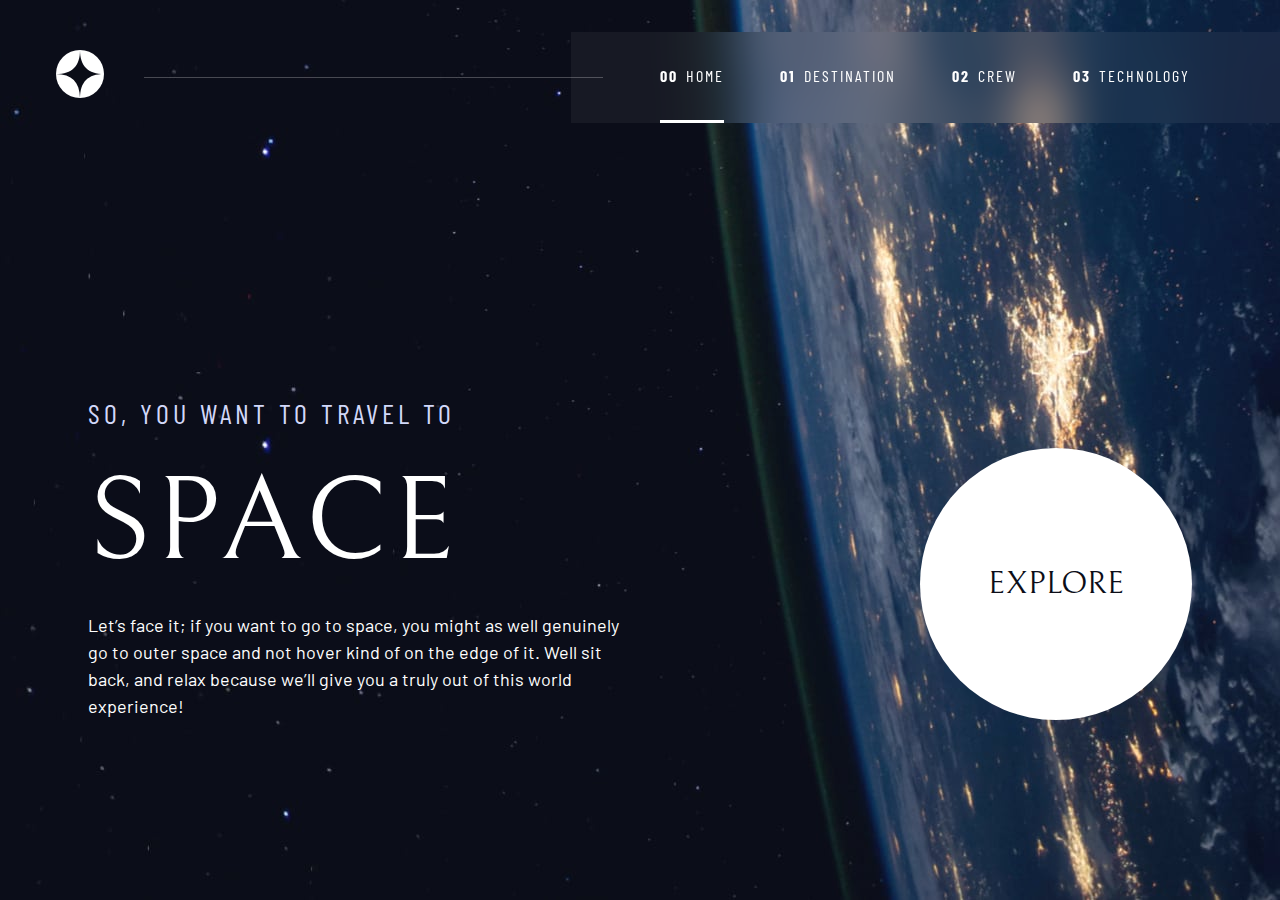
<file: index.html>
<!DOCTYPE html>
  <html lang="en">
  <head>
      <meta charset="UTF-8">
      <title>Frontend Mentor | Space tourism website</title>
      <meta name="viewport" content="width=device-width, initial-scale=1.0">
      <meta name="keywords" content="Space tourism">
      <meta name="description" content="Space tourism">
      <link rel="icon" type="image/png" sizes="32x32" href="./assets/favicon-32x32.png">      
      <link rel="preconnect" href="https://fonts.googleapis.com">
      <link rel="preconnect" href="https://fonts.gstatic.com" crossorigin>
      <link href="https://fonts.googleapis.com/css2?family=Barlow+Condensed:wght@400;700&family=Bellefair&family=Barlow:wght@400;700&display=swap" rel="stylesheet">
      <link rel="stylesheet" href="reset.css">
      <link rel="stylesheet" href="style.css">
      <link rel="stylesheet" href="FM_part.css">
  </head>
  <body class="home">
    <a class="skip-to-content" href='#main'>Skip to content</a>
    <header class="primary-header flex">
        <div>
            <img src="./assets/shared/logo.svg" alt="space tourism logo" class="logo">
        </div>
        <button class="mobile-nav-toggle" aria-controls="primary-navigation" aria-expanded="false">
            <span class="sr-only">Menu</span>
        </button>
        <nav>
            <ul id="primary-navigation" data-visible="false" class="primary-navigation flex underline-indicators">
                <li class="active"><a class="ff-sans-cond uppercase text-white letter-spacing-2" href="index.html"><span aria-hidden="true">00</span>Home</a></li>
                <li><a class="ff-sans-cond uppercase text-white letter-spacing-2" href="destination.html"><span aria-hidden="true">01</span>Destination</a></li>
                <li><a class="ff-sans-cond uppercase text-white letter-spacing-2" href="crew.html"><span aria-hidden="true">02</span>Crew</a></li>
                <li><a class="ff-sans-cond uppercase text-white letter-spacing-2" href="technology.html"><span aria-hidden="true">03</span>Technology</a></li>
            </ul>
        </nav>
    </header>
    <main id="main" class="grid-container grid-container--home">
        <div class="intro flow">
            <h1 class="text-accent fs-28 letter-spacing-1 ff-sans-cond uppercase">So, you want to travel to
            <span class="d-block fs-144 ff-serif text-white" >Space</span></h1>
            <p>Let’s face it; if you want to go to space, you might as well genuinely go to 
            outer space and not hover kind of on the edge of it. Well sit back, and relax 
            because we’ll give you a truly out of this world experience!</p>
        </div>
        <div>
            <a href="destination.html" class="large-button uppercase ff-serif text-dark bg-white">Explore</a>
        </div>
    </main>

<script src="app.js"></script>
</body>
</html>
</file>
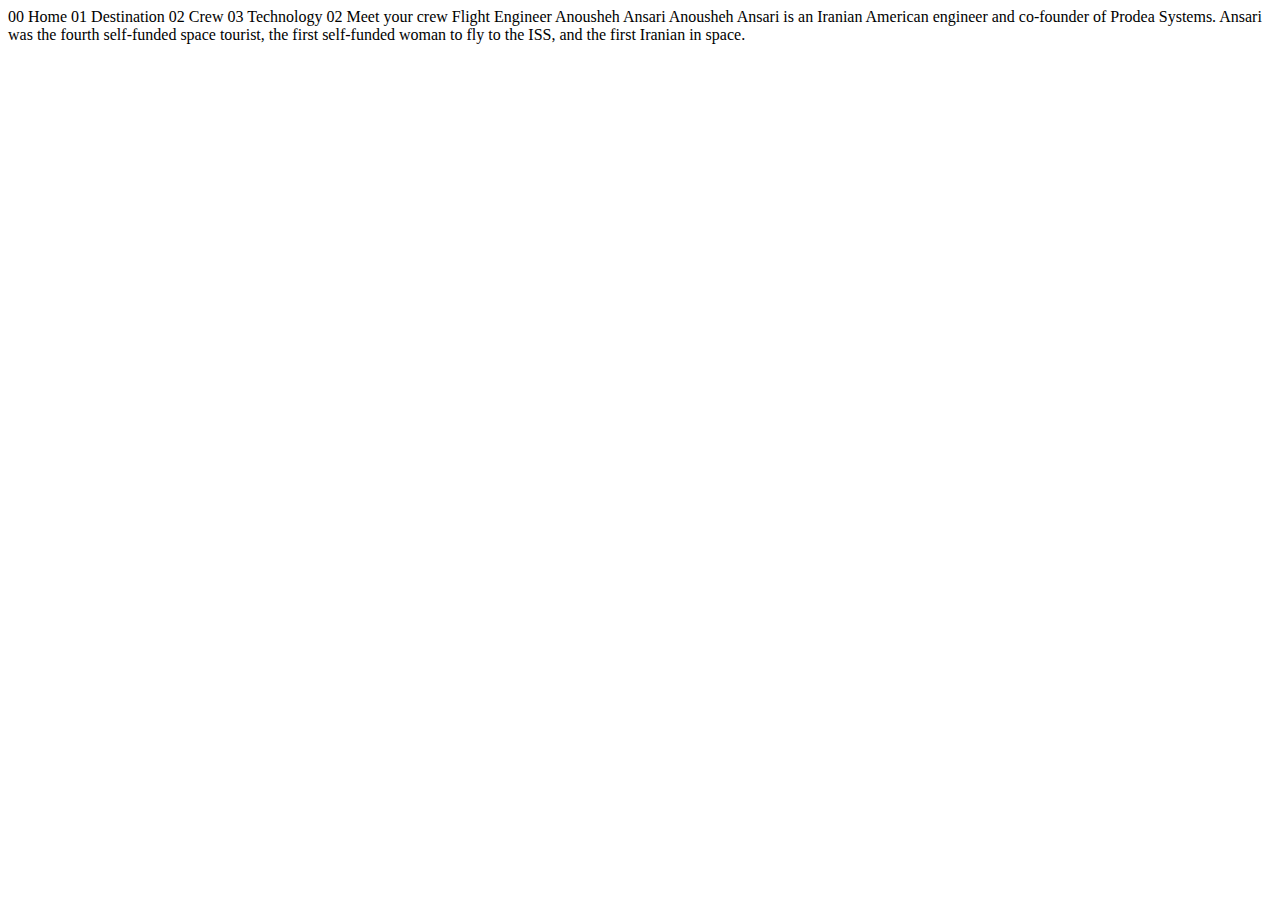
<file: crew-engineer.html>
<!DOCTYPE html>
<html lang="en">
<head>
  <meta charset="UTF-8">
  <meta name="viewport" content="width=device-width, initial-scale=1.0">

  <link rel="icon" type="image/png" sizes="32x32" href="./assets/favicon-32x32.png">
  
  <title>Frontend Mentor | Space tourism website</title>
</head>
<body>

  00 Home
  01 Destination
  02 Crew
  03 Technology

  02 Meet your crew

  Flight Engineer
  Anousheh Ansari

  Anousheh Ansari is an Iranian American engineer and co-founder of Prodea Systems. 
  Ansari was the fourth self-funded space tourist, the first self-funded woman to 
  fly to the ISS, and the first Iranian in space. 
</body>
</html>
</file>
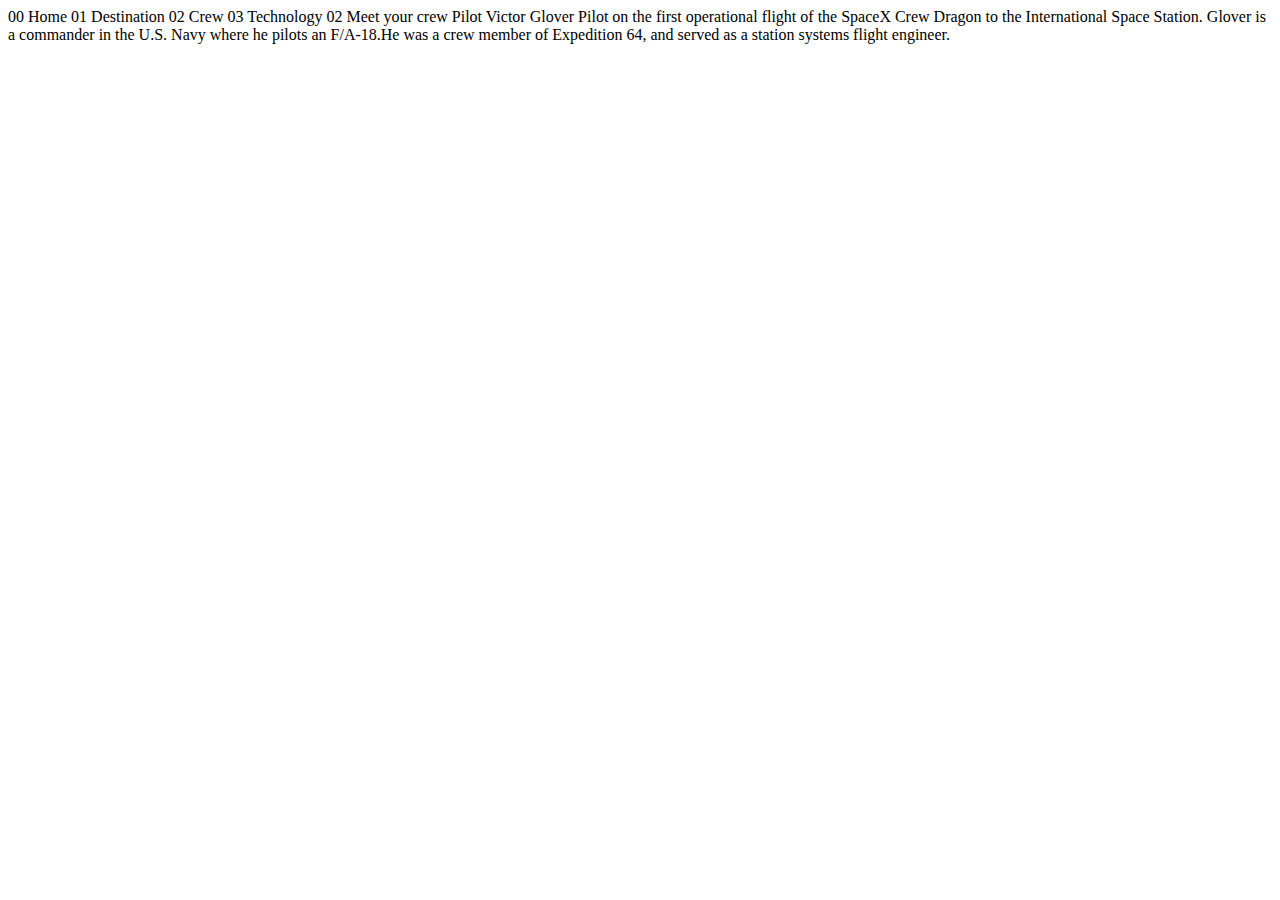
<file: crew-pilot.html>
<!DOCTYPE html>
<html lang="en">
<head>
  <meta charset="UTF-8">
  <meta name="viewport" content="width=device-width, initial-scale=1.0">

  <link rel="icon" type="image/png" sizes="32x32" href="./assets/favicon-32x32.png">
  
  <title>Frontend Mentor | Space tourism website</title>
</head>
<body>

  00 Home
  01 Destination
  02 Crew
  03 Technology

  02 Meet your crew

  Pilot
  Victor Glover

  Pilot on the first operational flight of the SpaceX Crew Dragon to the 
  International Space Station. Glover is a commander in the U.S. Navy where 
  he pilots an F/A-18.He was a crew member of Expedition 64, and served as a 
  station systems flight engineer. 
</body>
</html>
</file>
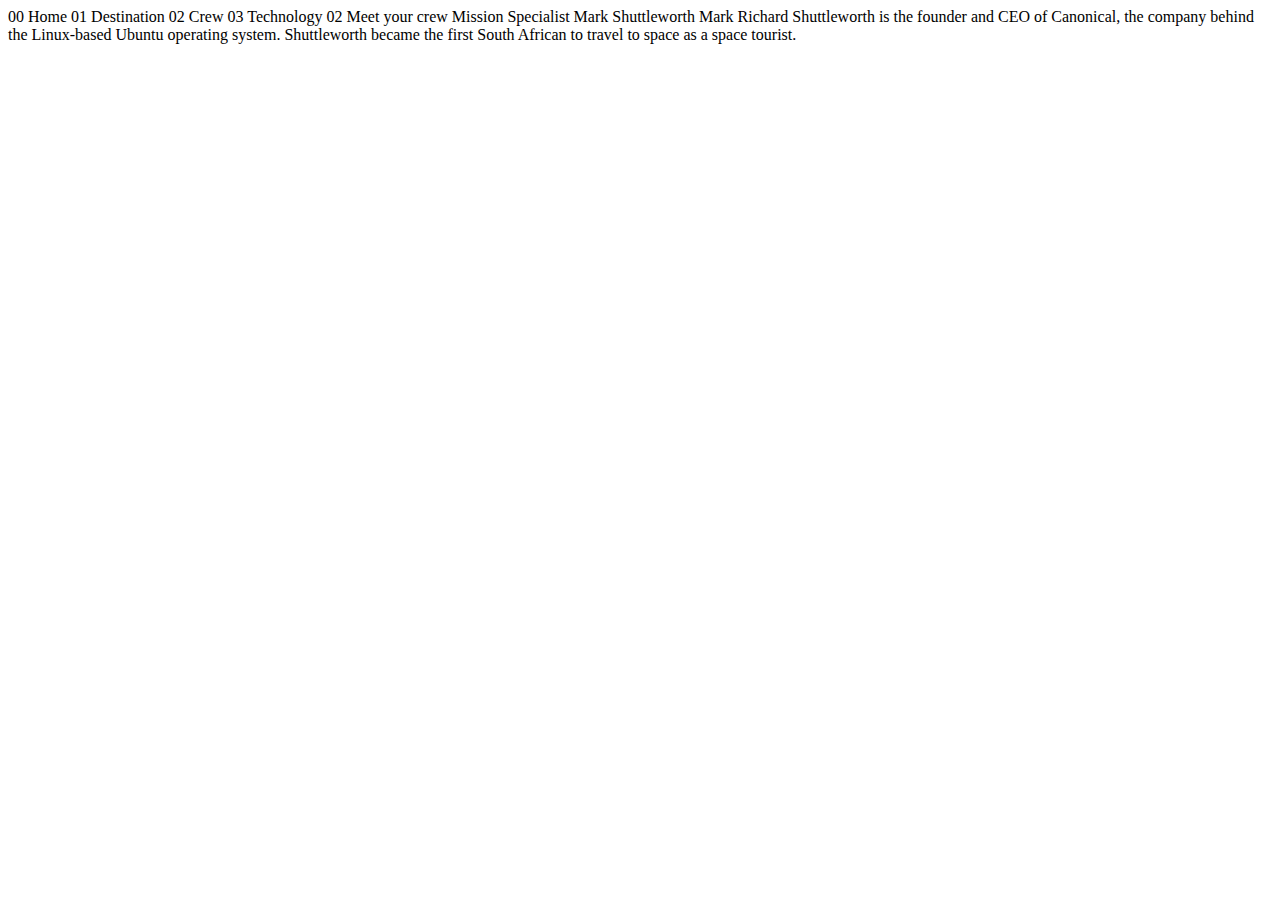
<file: crew-specialist.html>
<!DOCTYPE html>
<html lang="en">
<head>
  <meta charset="UTF-8">
  <meta name="viewport" content="width=device-width, initial-scale=1.0">

  <link rel="icon" type="image/png" sizes="32x32" href="./assets/favicon-32x32.png">
  
  <title>Frontend Mentor | Space tourism website</title>
</head>
<body>

  00 Home
  01 Destination
  02 Crew
  03 Technology

  02 Meet your crew

  Mission Specialist
  Mark Shuttleworth

  Mark Richard Shuttleworth is the founder and CEO of Canonical, the company behind 
  the Linux-based Ubuntu operating system. Shuttleworth became the first South 
  African to travel to space as a space tourist.
</body>
</html>
</file>
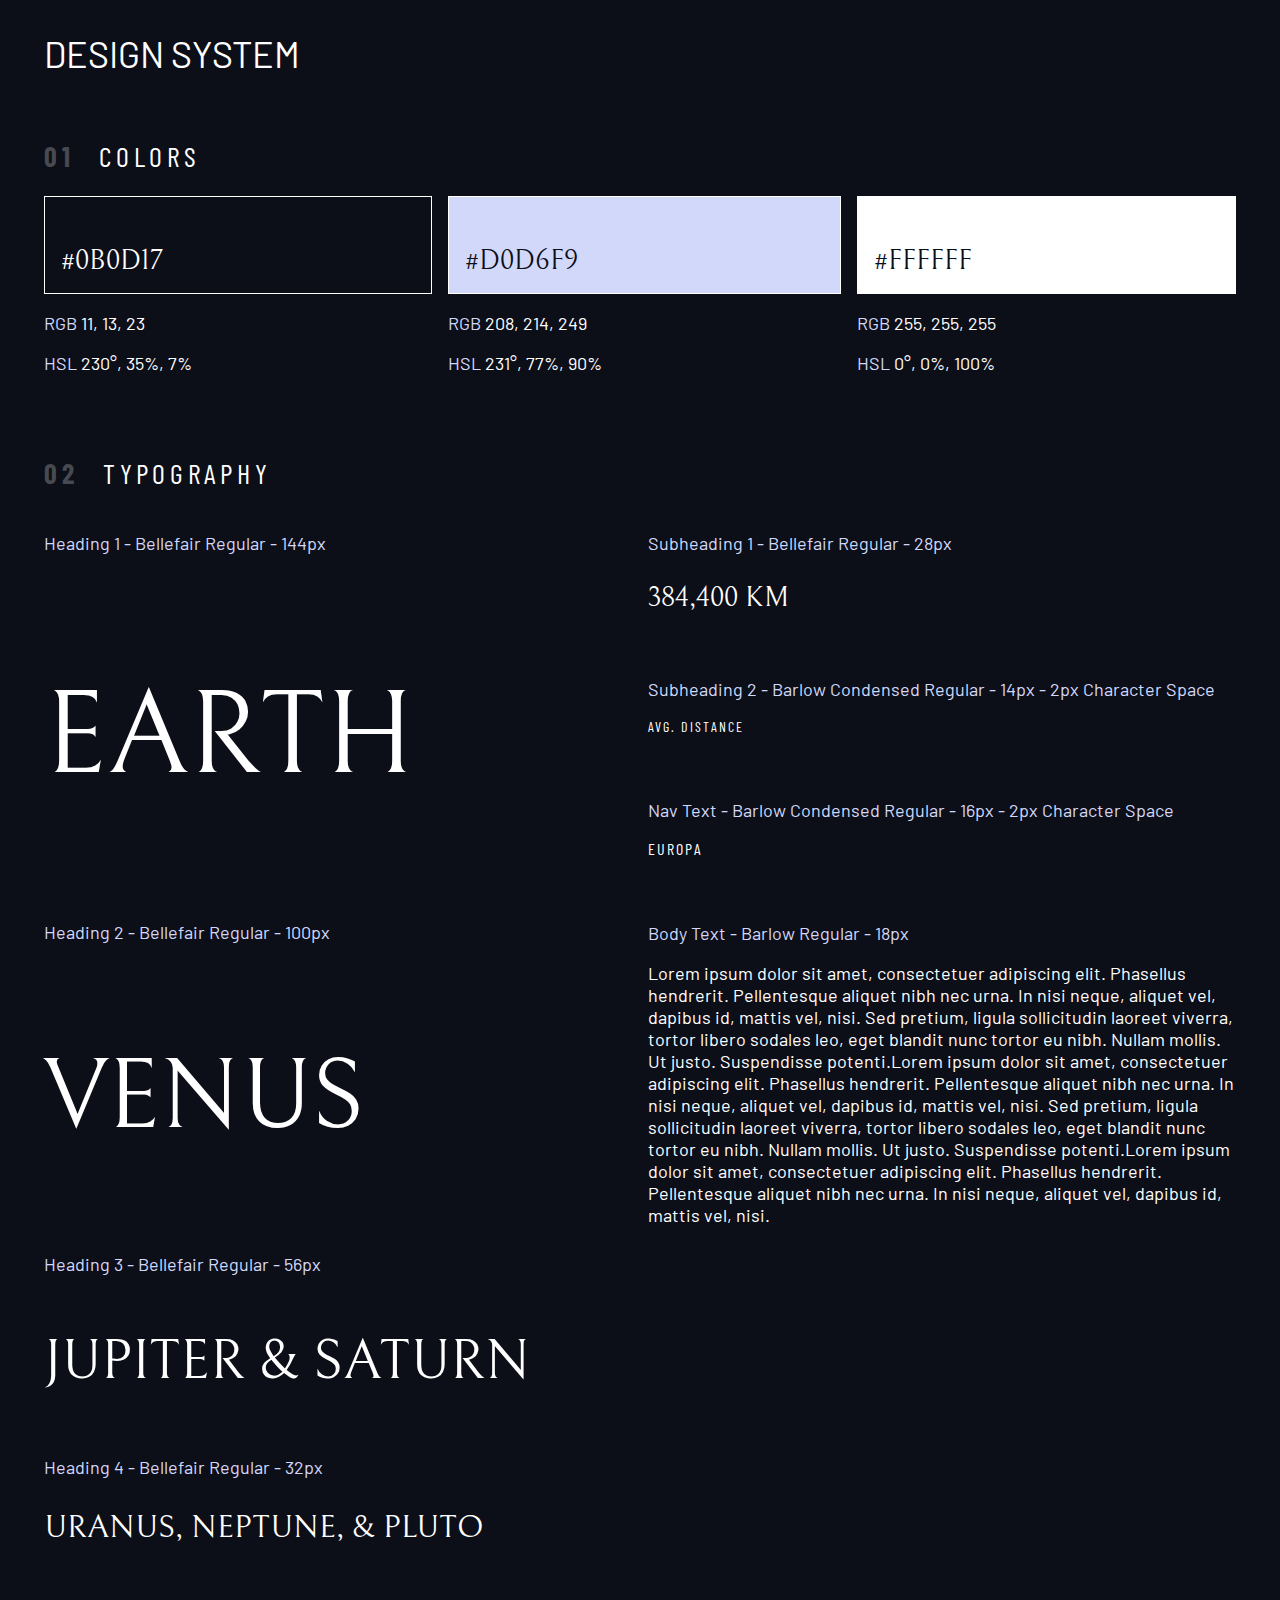
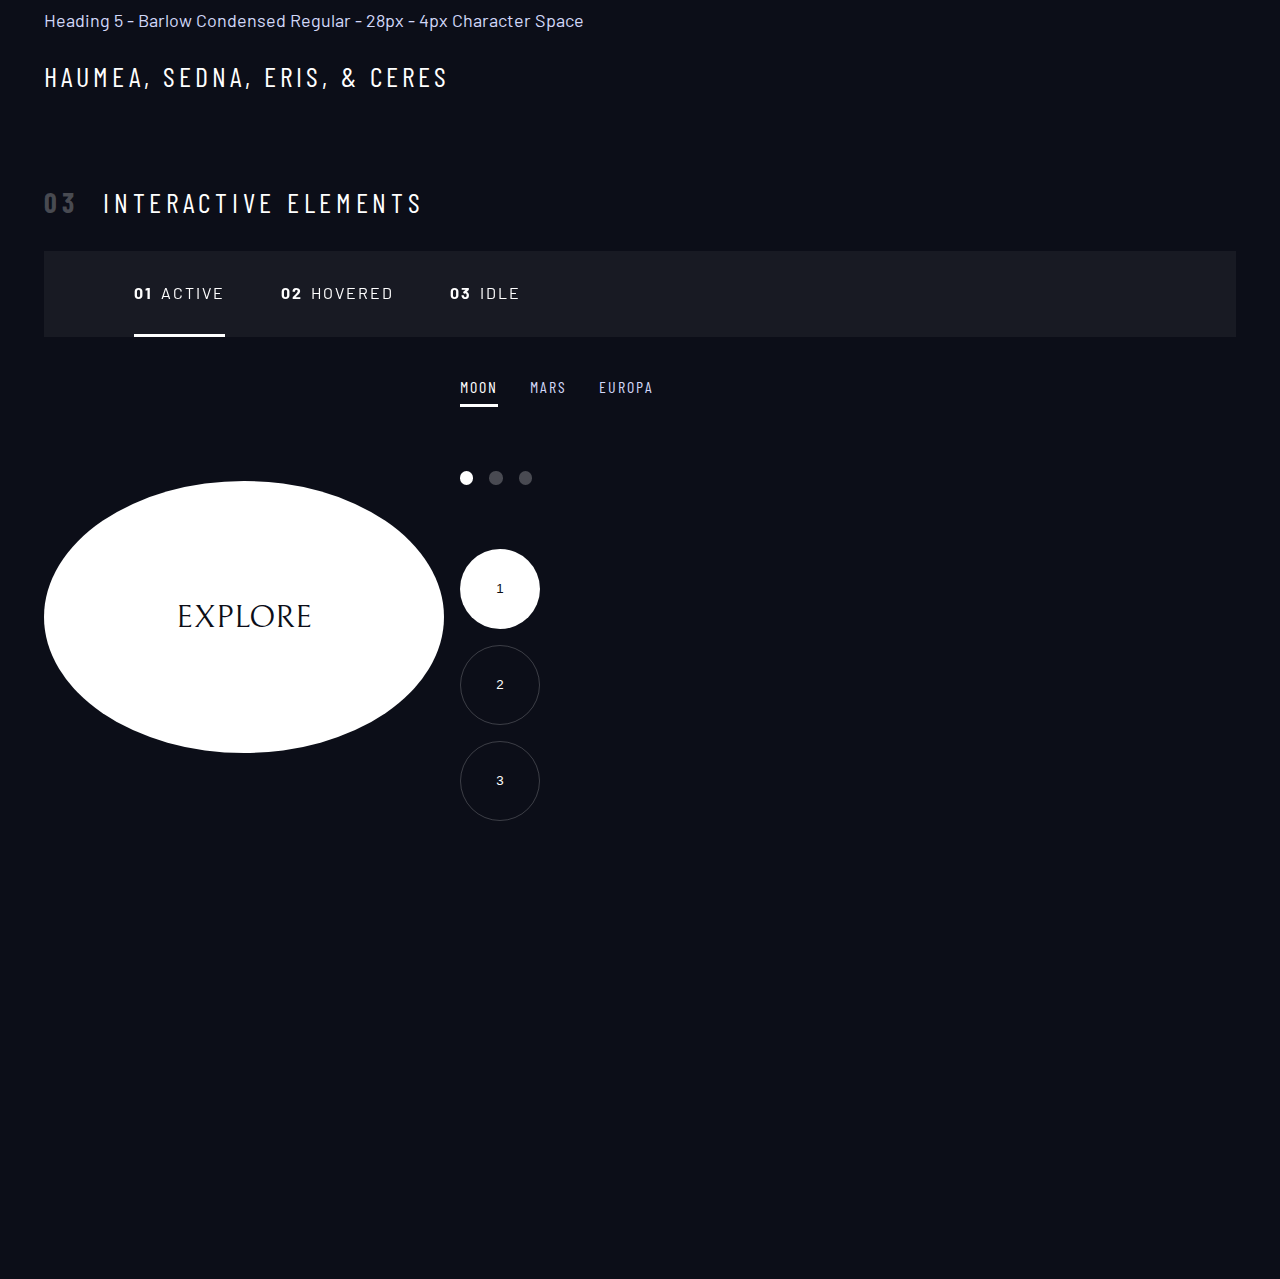
<file: design-system.html>
<!DOCTYPE html>
<html>
    <head>
        <title>Design system</title>
        <link rel="preconnect" href="https://fonts.googleapis.com">
        <link rel="preconnect" href="https://fonts.gstatic.com" crossorigin>
        <link href="https://fonts.googleapis.com/css2?family=Barlow+Condensed:wght@400;700&family=Bellefair&family=Barlow:wght@400;700&display=swap" rel="stylesheet">
        <link rel="stylesheet" href="style.css">
    </head>
    <body>
        <div class="container">
            <h1 class="uppercase">Design system</h1>
            
            <section id="colors" style="margin: 4rem 0">
                <h2 class="numbered-title"><span>01</span> colors</h2>
                <div class="flex">
                    <div style="flex-grow: 1;">
                        <div class="bg-dark text-white ff-serif fs-28" style="padding: 3rem 1rem 1rem; border: 1px solid white">
                            #0B0D17
                        </div>
                    
                        <p><span class="text-accent">RGB</span> 11, 13, 23</p>
                        <p><span class="text-accent">HSL</span> 230°, 35%, 7%</p>
                    </div>
                    
                    <div style="flex-grow: 1;">
                        <div class="bg-accent text-dark ff-serif fs-28" style="padding: 3rem 1rem 1rem; border: 1px solid white">
                            #D0D6F9
                        </div>
                    
                        <p><span class="text-accent">RGB</span> 208, 214, 249</p>
                        <p><span class="text-accent">HSL</span> 231°, 77%, 90%</p>
                    </div>
                    <div style="flex-grow: 1;">
                        <div class="bg-white text-dark ff-serif fs-28" style="padding: 3rem 1rem 1rem; border: 1px solid white">
                            #FFFFFF
                        </div>
                    
                        <p><span class="text-accent">RGB</span> 255, 255, 255</p>
                        <p><span class="text-accent">HSL</span> 0°, 0%, 100%</p>
                    </div>
                </div>
            </section>
            
            <section id="typography"  style="margin: 4rem 0">
                <h2 class="numbered-title"><span>02 </span>Typography</h2>
                <div class="flex">
                    <div class="flow" style="flex-basis: 100%; --flow-space: 4rem;">
                        <div> 
                            <p class="text-accent">Heading 1 - Bellefair Regular - 144px</p>
                            <p class="fs-144 ff-serif uppercase">Earth</p>
                        </div>
                        <div> 
                            <p class="text-accent">Heading 2 - Bellefair Regular - 100px</p>
                            <p class="fs-100 ff-serif uppercase">Venus</p>
                        </div>
                        <div> 
                            <p class="text-accent">Heading 3 - Bellefair Regular - 56px</p>
                            <p class="fs-56 ff-serif uppercase">Jupiter & Saturn</p>
                        </div>
                        <div> 
                            <p class="text-accent">Heading 4 - Bellefair Regular - 32px</p>
                            <p class="fs-32 ff-serif uppercase">Uranus, Neptune, & Pluto</p>
                        </div>
                        <div> 
                            <p class="text-accent">Heading 5 - Barlow Condensed Regular - 28px - 4px Character Space</p>
                            <p class="fs-28 ff-sans-cond uppercase letter-spacing-1">Haumea, Sedna, Eris, & Ceres</p>
                        </div>
                    
                    </div>
                    
                    <div  class="flow" style="flex-basis: 100%; --flow-space: 4rem;">
                        <div> 
                            <p class="text-accent">Subheading 1 - Bellefair Regular - 28px</p>
                            <p class="fs-28 ff-serif uppercase">384,400 km</p>
                        </div>
                        <div> 
                            <p class="text-accent">Subheading 2 - Barlow Condensed Regular - 14px - 2px Character Space</p>
                            <p class="fs-14 ff-sans-cond uppercase letter-spacing-2">Avg. Distance</p>
                        </div>
                        <div> 
                            <p class="text-accent">Nav Text - Barlow Condensed Regular - 16px - 2px Character Space</p>
                            <p class="fs-16 ff-sans-cond uppercase letter-spacing-2">Europa</p>
                        </div>
                        <div> 
                            <p class="text-accent">Body Text - Barlow Regular - 18px</p>
                            <p class="fs-18 ff-sans-normal">Lorem ipsum dolor sit amet, consectetuer adipiscing elit. Phasellus hendrerit. 
                            Pellentesque aliquet nibh nec urna. In nisi neque, aliquet vel, dapibus id, mattis vel, nisi. Sed pretium, 
                            ligula sollicitudin laoreet viverra, tortor libero sodales leo, eget blandit nunc tortor eu nibh. Nullam mollis.
                            Ut justo. Suspendisse potenti.Lorem ipsum dolor sit amet, consectetuer adipiscing elit. Phasellus hendrerit. 
                            Pellentesque aliquet nibh nec urna. In nisi neque, aliquet vel, dapibus id, mattis vel, nisi. Sed pretium, 
                            ligula sollicitudin laoreet viverra, tortor libero sodales leo, eget blandit nunc tortor eu nibh. Nullam mollis. 
                            Ut justo. Suspendisse potenti.Lorem ipsum dolor sit amet, consectetuer adipiscing elit. Phasellus hendrerit. 
                            Pellentesque aliquet nibh nec urna. In nisi neque, aliquet vel, dapibus id, mattis vel, nisi. </p>
                        </div>
                    </div>
                </div>
            </section>
            <section class="flow" id="interactive-elements">
                <h2 class="numbered-title"><span>03</span> Interactive elements</h2>
                
                <!--  navigation  -->
                <div>
                    <nav>
                        <ul class="primary-navigation flex underline-indicators">
                            <li class="active" ><a class="uppercase text-white letter-spacing-2" href="#"><span>01</span>Active</a></li>
                            <li><a class="uppercase text-white letter-spacing-2" href="#"><span>02</span>Hovered</a></li>
                            <li><a class="uppercase text-white letter-spacing-2" href="#"><span>03</span>Idle</a></li>
                        </ul>
                    </nav>
                </div>
                
                <div class="flex">
                    <div style="margin-top: 7rem; margin-bottom: 5rem;">
                        <!-- explore button -->
                        <a href="#" class="large-button uppercase ff-serif text-dark bg-white fs-32">Explore</a>
                        
                    </div>
                    <div class="flow" style="margin-bottom: 50vh; --flow-space: 4rem;">
                        <!-- Tabs -->
                        <div class="tab-list underline-indicators flex">
                            <button aria-selected="true" class="uppercase text-accent letter-spacing-2 ff-sans-cond">Moon</button>
                            <button aria-selected="false" class="uppercase text-accent letter-spacing-2 ff-sans-cond">Mars</button>
                            <button aria-selected="false" class="uppercase text-accent letter-spacing-2 ff-sans-cond">Europa</button>
                        </div>
                        
                        <!-- Dots -->
                        <div class="dot-indicators flex">
                            <button aria-selected="true"><span class="sr-only">Slide title</span></button>
                            <button aria-selected="false"><span class="sr-only">Slide title</span></button>
                            <button aria-selected="false"><span class="sr-only">Slide title</span></button>
                        </div>
                        
                        <!-- Numbers -->
                        <div class="num-indicators grid">
                            <button aria-selected="true">1</button>
                            <button aria-selected="false">2</button>
                            <button aria-selected="false">3</button>
                        </div>
                        
                        
                    </div>
                </div>
            </section>
            
        </div>
        
       
    </body>
</html>
</file>
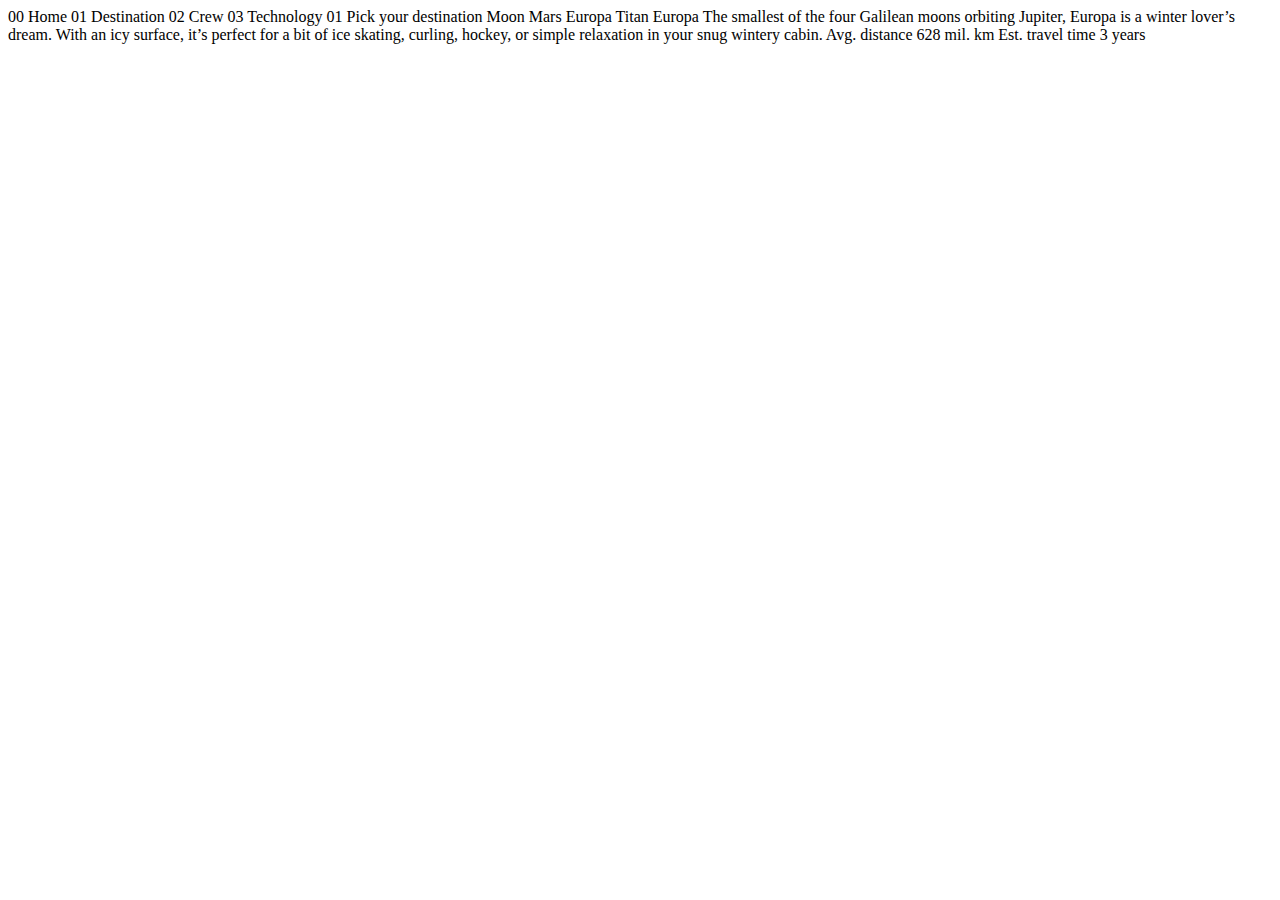
<file: destination-europa.html>
<!DOCTYPE html>
<html lang="en">
<head>
  <meta charset="UTF-8">
  <meta name="viewport" content="width=device-width, initial-scale=1.0">

  <link rel="icon" type="image/png" sizes="32x32" href="./assets/favicon-32x32.png">
  
  <title>Frontend Mentor | Space tourism website</title>
</head>
<body>

  00 Home
  01 Destination
  02 Crew
  03 Technology

  01 Pick your destination

  Moon
  Mars
  Europa
  Titan

  Europa

  The smallest of the four Galilean moons orbiting Jupiter, Europa is a 
  winter lover’s dream. With an icy surface, it’s perfect for a bit of 
  ice skating, curling, hockey, or simple relaxation in your snug 
  wintery cabin.

  Avg. distance
  628 mil. km

  Est. travel time
  3 years
</body>
</html>
</file>
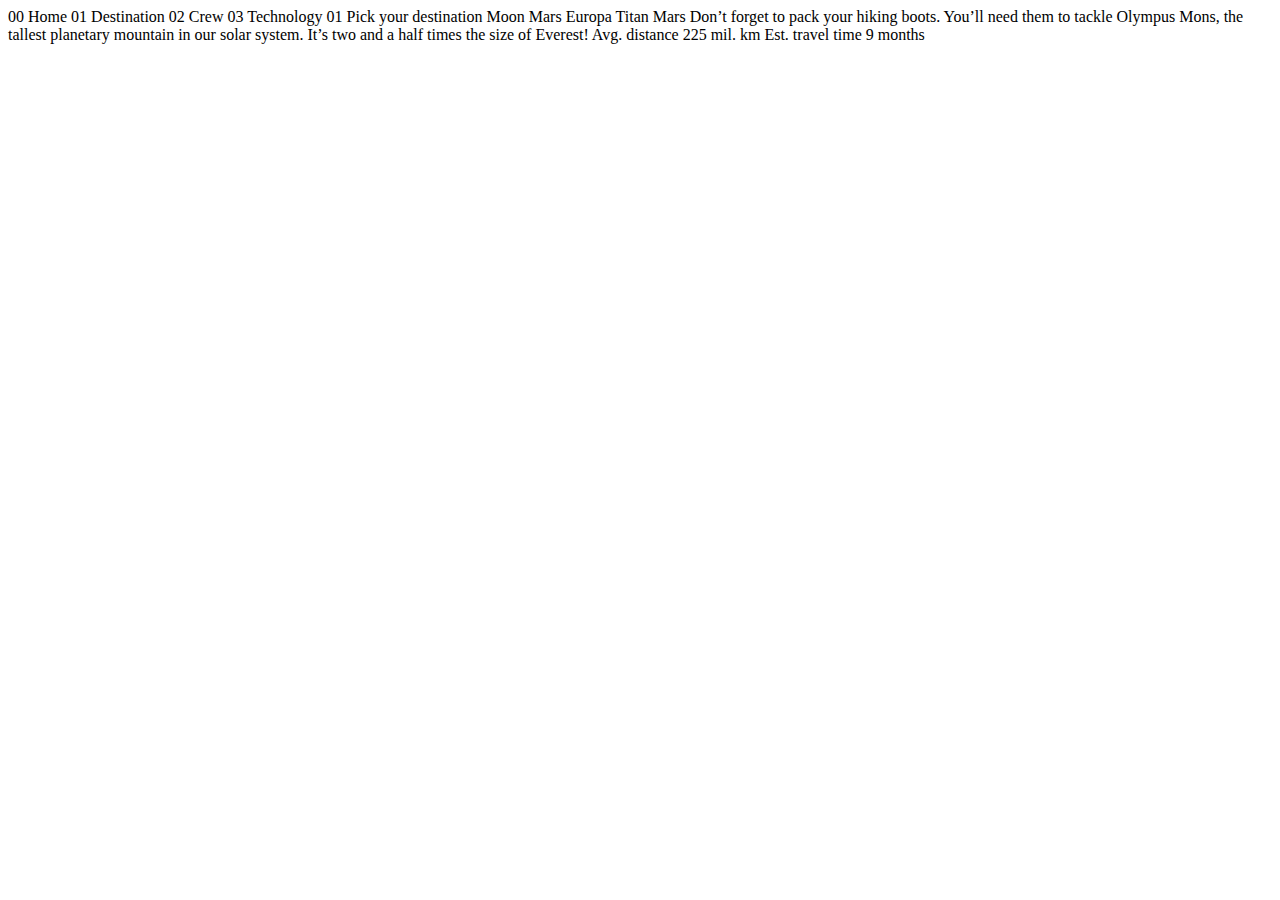
<file: destination-mars.html>
<!DOCTYPE html>
<html lang="en">
<head>
  <meta charset="UTF-8">
  <meta name="viewport" content="width=device-width, initial-scale=1.0">

  <link rel="icon" type="image/png" sizes="32x32" href="./assets/favicon-32x32.png">
  
  <title>Frontend Mentor | Space tourism website</title>
</head>
<body>

  00 Home
  01 Destination
  02 Crew
  03 Technology

  01 Pick your destination

  Moon
  Mars
  Europa
  Titan

  Mars

  Don’t forget to pack your hiking boots. You’ll need them to tackle Olympus Mons, 
  the tallest planetary mountain in our solar system. It’s two and a half times 
  the size of Everest!

  Avg. distance
  225 mil. km

  Est. travel time
  9 months
</body>
</html>
</file>
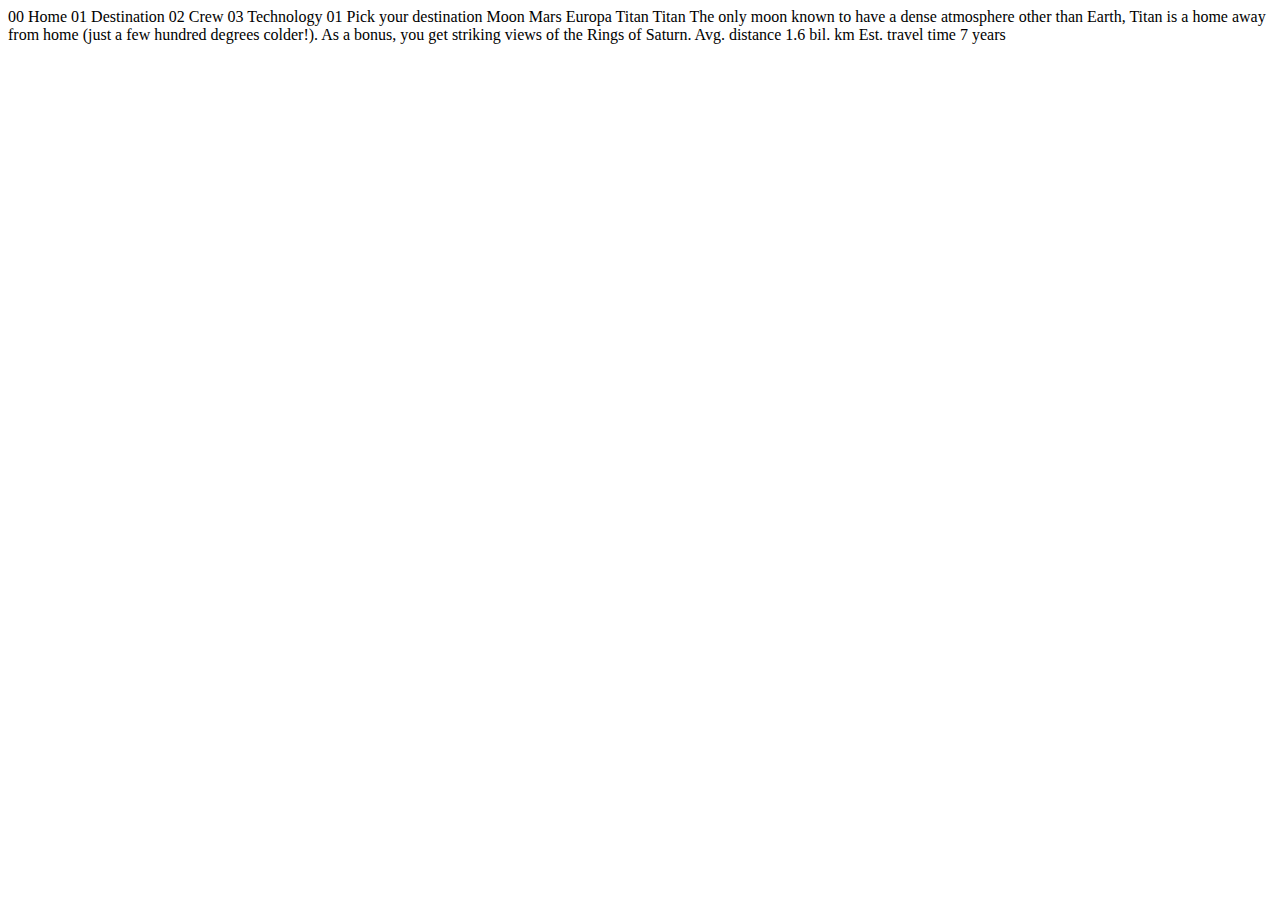
<file: destination-titan.html>
<!DOCTYPE html>
<html lang="en">
<head>
  <meta charset="UTF-8">
  <meta name="viewport" content="width=device-width, initial-scale=1.0">

  <link rel="icon" type="image/png" sizes="32x32" href="./assets/favicon-32x32.png">
  
  <title>Frontend Mentor | Space tourism website</title>
</head>
<body>

  00 Home
  01 Destination
  02 Crew
  03 Technology

  01 Pick your destination

  Moon
  Mars
  Europa
  Titan

  Titan

  The only moon known to have a dense atmosphere other than Earth, Titan 
  is a home away from home (just a few hundred degrees colder!). As a 
  bonus, you get striking views of the Rings of Saturn.

  Avg. distance
  1.6 bil. km

  Est. travel time
  7 years
</body>
</html>
</file>
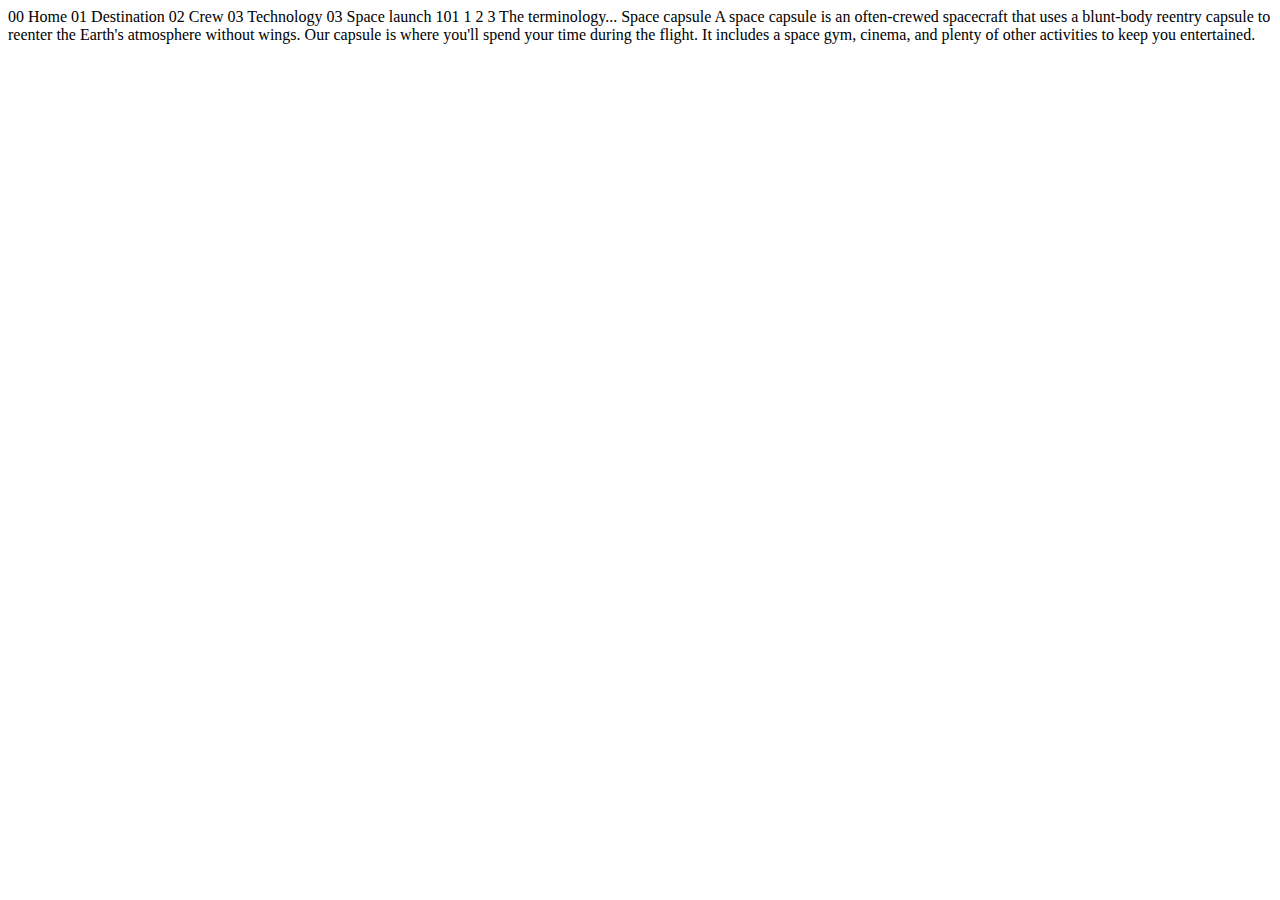
<file: technology-capsule.html>
<!DOCTYPE html>
<html lang="en">
<head>
  <meta charset="UTF-8">
  <meta name="viewport" content="width=device-width, initial-scale=1.0">

  <link rel="icon" type="image/png" sizes="32x32" href="./assets/favicon-32x32.png">
  
  <title>Frontend Mentor | Space tourism website</title>
</head>
<body>

  00 Home
  01 Destination
  02 Crew
  03 Technology

  03 Space launch 101

  1
  2
  3

  The terminology...
  Space capsule

  A space capsule is an often-crewed spacecraft that uses a blunt-body reentry 
  capsule to reenter the Earth's atmosphere without wings. Our capsule is where 
  you'll spend your time during the flight. It includes a space gym, cinema, 
  and plenty of other activities to keep you entertained.
</body>
</html>
</file>
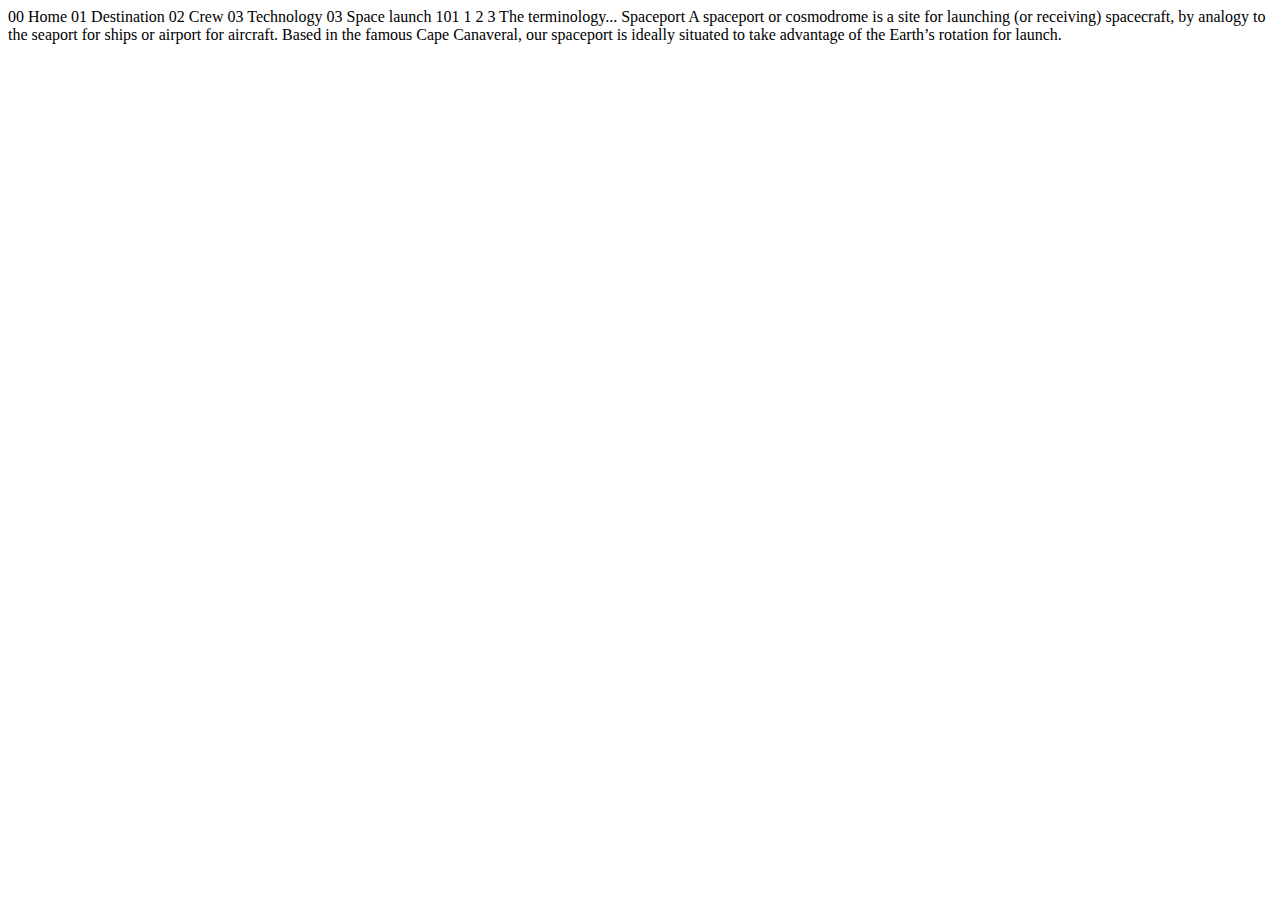
<file: technology-spaceport.html>
<!DOCTYPE html>
<html lang="en">
<head>
  <meta charset="UTF-8">
  <meta name="viewport" content="width=device-width, initial-scale=1.0">

  <link rel="icon" type="image/png" sizes="32x32" href="./assets/favicon-32x32.png">
  
  <title>Frontend Mentor | Space tourism website</title>
</head>
<body>

  00 Home
  01 Destination
  02 Crew
  03 Technology

  03 Space launch 101

  1
  2
  3

  The terminology...
  Spaceport

  A spaceport or cosmodrome is a site for launching (or receiving) spacecraft, 
  by analogy to the seaport for ships or airport for aircraft. Based in the 
  famous Cape Canaveral, our spaceport is ideally situated to take advantage 
  of the Earth’s rotation for launch.
</body>
</html>
</file>
<file: style.css>
/* ---------------------- */
/* Custom properties      */
/* ---------------------- */
:root {
    --clr-dark: 230 35% 7%; 
    --clr-light: 231 77% 90%;
    --clr-white: 0 0% 100%;
    
    /* fonts */
    --fs-144: clamp(5rem, 8vw + 1rem, 9.375rem);
    --fs-100: 3.5rem;
    --fs-56: 1.5rem;
    --fs-32: 1.125rem;
    --fs-28: 1rem;
    --fs-18: 0.9375rem;
    --fs-16: 1rem;
    --fs-14: 0.875rem;
    
    /* font-families */
    --ff-serif: "Bellefair", serif;
    --ff-sans-cond: "Barlow Condensed", sans-serif;
    --ff-sans-normal: "Barlow", sans-serif;
}

@media (min-width: 35em) {
    :root{
        --fs-100: 5rem;
        --fs-56: 2.5rem;
        --fs-32: 1.5rem;
        --fs-28: 1.25rem;
        --fs-18: 1rem;
    }
}

@media (min-width: 45em) {
    :root {
        --fs-100: 6.25rem;
        --fs-56: 3.5rem;
        --fs-32: 2rem;
        --fs-28: 1.75rem;
        --fs-18: 1.125rem;
    }
}

/* ---------------------- */
/* Utility classes        */
/* ---------------------- */

/* general */

.flex {
    display: flex;
    gap: var(--gap, 1rem);
}

.grid {
    display: grid;
    gap: var(--gap, 1rem);
}

.d-block {
    display: block;
}

/* adding spacing */

.flow > *:where(:not(:first-child)) {  
    margin-top: var(--flow-space, 1.5rem);
}

.container {
    padding-inline: 2em;
    margin-inline: auto;
    max-width: 80rem;
}

.sr-only {
    position: absolute;
    width: 1px;
    height: 1px;
    padding: 0;
    margin: -1px;
    overflow: hidden;
    clip: rect(0, 0, 0, 0);
    white-space: nowrap; /* added line */
    border: 0;
  }
  
  .skip-to-content {
      position: absolute;
      background-color: hsl(var(--clr-white));
      color: hsl(var(--clr-dark));
      padding: .5em 1em;
      margin-inline: auto;
      z-index: 1900;
      transform: translateY(-100%);
      transition: transform 250ms ease-in-out;
  }
  
  .skip-to-content:focus {
      transform: translateY(0);
  }
  
  /* colors */
  
  .bg-dark { background-color: hsl(var(--clr-dark));}
  .bg-accent { background-color: hsl(var(--clr-light));}
  .bg-white { background-color: hsl(var(--clr-white));}

  .text-dark { color: hsl(var(--clr-dark));}
  .text-accent { color: hsl(var(--clr-light));}
  .text-white { color: hsl(var(--clr-white));}
  
/* typography */

.ff-serif { font-family: var(--ff-serif); } 
.ff-sans-cond { font-family: var(--ff-sans-cond); } 
.ff-sans-normal { font-family: var(--ff-sans-normal); } 

.letter-spacing-1 { letter-spacing: 4px; } 
.letter-spacing-2 { letter-spacing: 2px; } 
 

.uppercase { text-transform: uppercase; }

.fs-144 { font-size: var(--fs-144); }
.fs-100 { font-size: var(--fs-100); }
.fs-56 { font-size: var(--fs-56); }
.fs-32 { font-size: var(--fs-32); }
.fs-28 { font-size: var(--fs-28); }
.fs-18 { font-size: var(--fs-18); }
.fs-16 { font-size: var(--fs-16); }
.fs-14 { font-size: var(--fs-14); }


.fs-144,
.fs-100,
.fs-56,
.fs-32 {
    line-height: 1.1;
}

body {
    font-family: var(--ff-sans-normal);
    font-size: var(--fs-18);
    background-color: hsl(var(--clr-dark));
    color: hsl(var(--clr-white));
    display: grid;
    grid-template-rows: min-content 1fr;
    overflow-x: hidden;
}

h1, h2, h3, h4, h5, h6 {
    font-weight: 400;
}

.numbered-title {
    font-family: var(--ff-sans-cond);
    font-size: var(--fs-16);
    letter-spacing: 4.72px;
    text-transform: uppercase;
}

.numbered-title span {
    margin-right: 0.5em;
    font-weight: 700;
    color: hsl(var(--clr-white) / .25);
}

/* ---------------------- */
/* Components             */
/* ---------------------- */

.large-button {
    font-size: 1.125rem;
    position: relative;
    display: inline-grid;
    z-index: 1;
    place-items: center;
    padding: 0 2em;
    margin-block: 7.4rem;
    border-radius: 50%;
    width: 9rem;
    aspect-ratio: 1 / 1;
    text-decoration: none;
}

.large-button::after {
    content: '';
    position: absolute;
    z-index: -100;
    width: 100%;
    height: 100%;
    border-radius: 50%;
    background-color: hsl(var(--clr-white) / .1);
    opacity: 0;
    transition: opacity 500ms linear, transform 750ms ease-in-out;
}

.large-button:hover::after,
.large-button:focus::after {
    opacity: 1;
    transform: scale(1.5);
}

/* primary-header */

.logo {
    margin: 1.5rem clamp(1.5rem, 5vw, 3.5rem);
}

.primary-header {
    justify-content: space-between;
    align-items: center;
}

.primary-navigation {
    --gap: clamp(1.5rem, 5vw, 3.5rem);
    --underline-gap: 2rem;
    list-style: none;
    background-color: hsl( var(--clr-dark) / 0.95);
}

@supports (backdrop-filter: blur(1.5rem)) {
    .primary-navigation {
        background-color: hsl(var(--clr-white) / 0.05);
        backdrop-filter: blur(1.5rem);
   }
}

.primary-navigation a {
    text-decoration: none;
}

.primary-navigation a > span {
    font-weight: 700;
    margin-right: .5em;
}

.mobile-nav-toggle {
    display: none;
}

@media (max-width: 35rem) {
    .primary-navigation {
        --underline-gap: .5rem;
        position: fixed;
        z-index: 1000;
        inset: 0 0 0 20%;
        list-style: none;
        flex-direction: column;
        padding: min(20rem, 15vh) 2rem;
        transform: translateX(100%);
        transition: transform 500ms ease-in-out;
    }
    
    .primary-navigation.underline-indicators > .active {
        border: none;
    }
    
    .primary-navigation[data-visible='true'] {
        transform: translateX(0);
    }
    
    .mobile-nav-toggle {
        display: block;
        position: absolute;
        z-index: 1500;
        right: 1rem;
        top: 2rem;
        background: transparent;
        border: none;
        background-image: url(./assets/shared/icon-hamburger.svg);
        background-repeat: no-repeat;
        background-position: center;
        width: 1.5rem;
        aspect-ratio: 1;
    }
    
    .mobile-nav-toggle[aria-expanded='false'] {
        background-image: url(./assets/shared/icon-hamburger.svg);
        background-repeat: no-repeat;
    }
    
    .mobile-nav-toggle[aria-expanded='true'] {
        background-image: url(./assets/shared/icon-close.svg);
        background-repeat: no-repeat;
    }
       
    .mobile-nav-toggle:focus-visible {
        outline: 5px solid white;
        outline-offset: 5px;
    }
}

@media (min-width: 35em) {
    .primary-navigation {
        padding-inline: clamp(3rem, 7vw, 7rem);
    }
}

@media (min-width: 35em) and (max-width: 44.999em) {
    .primary-navigation a > span {
        display: none;
    }
}

@media (min-width: 45em) {
    .primary-header::after {
        content: '';
        display: block;
        position: relative;
        height: 1px;
        width: 100%;
        background-color: hsl(var(--clr-white) / .25);
        order: 1;
        margin-inline: 1rem -3rem;
        z-index: 1700;
    }
    
    nav {
        order: 2;
    }

    .primary-navigation {
        margin-block: 2rem;
    }
    
}

.underline-indicators > * {
    padding: var(--underline-gap, .5rem) 0;
    border: 0;
    font-size: var(--fs-14);
    cursor: pointer;
    border-bottom: .2rem solid hsl(var(--clr-white) / 0);
    background-color: transparent;
}

.underline-indicators > *:hover,
.underline-indicators > *:focus {
    border-color: hsl(var(--clr-white) / .5);
}

.underline-indicators > .active,
.underline-indicators > [aria-selected='true']{
    color: hsl(var(--clr-white) / 1);
    border-color: hsl(var(--clr-white) / 1);
}

.tab-list {
    --gap: 2rem;
}

.dot-indicators > * {
    cursor: pointer;
    background-color: hsl(var(--clr-white) / .25);
    border: none;
    border-radius: 50%;
    padding: .5em;
}

.dot-indicators > *:hover,
.dot-indicators > *:focus{
    background-color: hsl(var(--clr-white) / .5);  
}

.dot-indicators > [aria-selected='true'] {
    background-color: hsl(var(--clr-white) / 1);
}

/* ------------------- */
.num-indicators > * {
    cursor: pointer;
    color: hsl(var(--clr-white));
    width: clamp(2.5rem, 7vw + 1rem, 5rem);
    background-color: hsl(var(--clr-white) / 0);
    border: 1px solid hsl(var(--clr-white) / .2);
    border-radius: 50%;
    aspect-ratio: 1;
}

.num-indicators > *:hover,
.num-indicators > *:focus{
    border: 1px solid hsl(var(--clr-white) / .5); 
}

.num-indicators > [aria-selected='true'] {
    color: hsl(var(--clr-dark));
    background-color: hsl(var(--clr-white) / 1);
}

/* --------------------------------- */

/* --------------------------- */
/* Page specific background    */
/* --------------------------- */
body {
    background-size: cover;
    background-position: bottom center; 
}

/* home */
.home {
    background-position: center top;
    background-image: url(./assets/home/background-home-mobile.jpg);
}

@media (min-width: 35rem) {
    .home {
        background-position: center center;
        background-image: url(./assets/home/background-home-tablet.jpg);
    }
}

@media (min-width: 45rem) {
    .home {
        background-image: url(./assets/home/background-home-desktop.jpg);
    }
}

/* destination */
.destination {
    background-image: url(./assets/destination/background-destination-mobile.jpg);
}

@media (min-width: 35rem) {
    .destination {
        background-position: center center;
        background-image: url(./assets/destination/background-destination-tablet.jpg);
    }
}

@media (min-width: 45rem) {
    .destination {
        background-image: url(./assets/destination/background-destination-desktop.jpg);
    }
}

/* crew */
.crew {
    background-image: url(./assets/crew/background-crew-mobile.jpg);
}

@media (min-width: 35rem) {
    .crew {
        background-position: center center;
        background-image: url(./assets/crew/background-crew-tablet.jpg);
    }
}

@media (min-width: 45rem) {
    .crew {
        background-image: url(./assets/crew/background-crew-desktop.jpg);
    }
}

/* technology */
.technology {
    background-image: url(./assets/technology/background-technology-mobile.jpg);
}

@media (min-width: 35rem) {
    .technology {
        background-image: url(./assets/technology/background-technology-tablet.jpg);
    }
}

@media (min-width: 45rem) {
    .technology {
        background-image: url(./assets/technology/background-technology-desktop.jpg);
    }
}

/* --------------------------- */
/* Layout                      */
/* --------------------------- */

.grid-container {
    display: grid;
    text-align: center;
    place-items: center;
    align-items: start;
    padding: 1.5rem;
}

/* home layout */
.intro > h1 span {
    margin-top: 1.5rem;
}

.grid-container p:not([class]) {
    max-width: 50ch;
}

.numbered-title {
    grid-area: title;
}


/* destination layout */
.grid-container--destination {
    grid-template-areas:
        'title'
        'image'
        'tabs'
        'content';
}

.grid-container--destination > picture {
    grid-area: image;
    max-width: 60%;
    padding-block: 1.625rem;
    align-self: center;
}

.grid-container--destination > .tab-list {
    grid-area: tabs;
}

.grid-container--destination > .destination-details {
    grid-area: content;
}

.destination-details  > p:not([class]) {
    margin-top: 1rem;
}

.destination-meta {
    flex-direction: column;
    border-top: 1px solid hsl(var(--clr-white) / .1);
    padding-top: 1.5rem;
    margin-top: 1.5rem;
    text-align: center;
}

.destination-meta p {
    font-size: 1.75rem;
}


/* crew layout */
.grid-container--crew {
    grid-template-areas:
        'title'
        'content'
        'dots'
        'image';
}

.grid-container--crew > .numbered-title {
    margin-bottom: 1.5rem;
}

.grid-container--crew > .crew-details {
    grid-area: content;
    margin-top: 2.5rem;
}

.crew-details header > * {
    --flow-space: 0.5rem;
}

.crew-details header h2 {
    color: hsl(var(--clr-white) / .5);
}

.crew-details p:not([class]) {
    line-height: 1.8;
    min-height: 10.24rem;
}

.grid-container--crew > .dot-indicators {
    grid-area: dots;
    gap: 1rem;
} 

.grid-container--crew > picture {
    --flow-space: 2rem;
    grid-area: image;
    max-width: 80%;
    height: auto;
    border-bottom: 1px solid hsl(var(--clr-white) / .1);
}

/* technology layout */
.grid-container--technology {
    grid-template-areas:
        'title'
        'image'
        'nums'
        'content';
    justify-items: center;
    padding-inline: 0;
}

.grid-container--technology > *:not(picture) {
    padding-inline: 1.5rem;
}

.grid-container--technology > .numbered-title {
    margin-bottom: 1.5rem;
}

.grid-container--technology > picture {
    grid-area: image;
    clip-path: inset(28% 0 0 0);
    margin: -4rem 0 0 0;
    width: 100%;
}

.grid-container--technology > .num-indicators {
    grid-area: nums;
    --gap: 1rem;
    margin-top: 2rem;
}

.grid-container--technology > .num-indicators > * {
    font-size: var(--fs-32);
}

.grid-container--technology > .technology-details {
    grid-area: content;
    margin-top: 2.5rem;
}

.technology-details header h2 {
    color: hsl(var(--clr-white) / .5);
}

.technology-details header p {
    --flow-space: 1rem;
}

.technology-details > p:not([class]) {
   margin: auto;
   margin-top: 1rem;
}

@media (min-width: 35em) {
    .grid-container--home {
        padding: 8rem 2.5rem;
    }

    .numbered-title {
        justify-self: start; 
        font-size: var(--fs-20);
    }
    
    .underline-indicators > * {
        font-size: var(--fs-16);
    }
    
    .large-button {
        width: 17rem;
        font-size: 2rem;
        margin-top: 4.125rem;
    }
    
    .grid-container--destination {
       padding: 2.5rem;
    }
    
    .grid-container--destination > .destination-details {
        min-height: 20rem;
    }
    
    .grid-container--destination > picture {
        align-self: center;
    }
    
    .grid-container--destination > picture img {
        max-width: 80%;
        height: auto;
     }
    
    .destination-meta {
        flex-direction: row;
        justify-content: space-evenly;
    }
    
    .grid-container--crew {
        padding: 2.5rem;
    }
    
    .grid-container--crew > .numbered-title {
         margin-bottom: 1.5rem;
    }
       
    .crew-details {
        margin-top: 2.5rem;
    }
    
    .crew-details header > * {
        --flow-space: 1rem;
    }
    
    .crew-details > p {
        justify-self: center;
        max-width: 32rem;
    }
    
    .grid-container--crew > picture{
        margin-top: 2rem;
    }
    
    .grid-container--technology {
        padding-block: 2.5rem;
        padding-inline: 0;
    }
    
    .grid-container--technology > *:not(picture) {
        padding-inline: 2.5rem;
    }
}

@media (min-width: 45em) {
    .grid-container {
        text-align: left;
        column-gap: var(--container-gap, 2rem);
        grid-template-columns: minmax(1rem, 1fr) repeat(2, minmax(0, 34rem)) minmax(1rem, 1fr);
    }
        
    .grid-container--home {
        padding-bottom: max(6rem, 20vh);
        align-items: end;
    }
    
    .grid-container--home > *:first-child {
        grid-column: 2;

    }
    
    .grid-container p:not([class]) {
        max-width: 100%;
    }
    
    .grid-container--home > *:last-child {
        grid-column: 3;
        place-self: end;
    }
    
    .large-button {
        margin-block: auto;
        align-self: center;
    }
    
    .numbered-title {
        font-size: var(--fs-28);
    }
    
    .destination, .crew, .technology {
        scrollbar-gutter: stable;
    }
    
    .grid-container--destination {
        grid-template-columns: minmax(1rem, 1fr) minmax(0, 30rem) minmax(0, 28rem) minmax(1rem, 1fr);
        grid-template-areas:
            '. title title .'
            '. image tabs .'
            '. image content .';
        justify-items: start;
        align-content: start;
        padding-top: 3rem;
    }
    
    .grid-container--destination > .underline-indicators,
    .grid-container--destination > picture {
        margin-top: 5rem;
    }
    
    .grid-container--destination > picture {
        max-width: 100%;
        align-self: start;
    }
    
    .grid-container--destination > picture img{
        max-width: 100%;
    }
    
    .grid-container--destination > .destination-details {
        --flow-space: 2.5rem;
    }
    
    .destination-meta {
        justify-content: start;
        --gap: min(6vw, 6rem);
        padding-top: 2.5rem;
        margin-top: 2.5rem;
    }
    
    .grid-container--crew {
        grid-template-areas:
            '. title title .'
            '. content image .'
            '. dots image .';
        --container-gap: 0;
        gap: 2rem;
        justify-items: start;
        align-content: start;
        padding-top: 3rem;
    }
    
    .grid-container--crew > .crew-details {
        align-self: end;
    }
    
    .crew-details > header p {
        overflow-wrap: break-word;
        word-break: break-word;
    }
    
    .crew-details p {
        justify-self: start;
        width: 100%;
    }
    
    .grid-container--crew > picture {
        max-width: 100%;
        align-self: center;
    }
    
    .grid-container--crew > picture img {
         max-height: 35rem;
         width: auto;
    }
    
    .grid-container--crew > .dot-indicators {
        align-self: center;
        gap: 2.5rem;
    }

    .grid-container--technology {
        grid-template-columns: minmax(1rem, auto) minmax(0rem, 10rem) minmax(0rem, 31rem) minmax(0rem, 38rem);
        grid-template-areas:
            '. title title .'
            '. nums content image';
        justify-content: center;
        align-content: start;
        padding: 3rem 0 3rem 0;
        gap: 0;
    }
    
    .grid-container--technology > .numbered-title {
        padding-inline: 0;
        align-self: center;
    }
    
    .grid-container--technology > .num-indicators {
        flex-direction: column;
        align-self: center;
        margin: 0 4rem 0 0;
        --gap: 2rem;
        padding: 0;
    }
    
    .grid-container--technology > .technology-details {
        align-self: center;
        width: 100%;
        padding-inline: 0;
        margin-block: 0;
        margin-right: 2rem;
    }
    
    .technology-details p:not([class]) {
        margin-top: 1.5rem;
    }
    
    .grid-container--technology > picture {
        clip-path: inset(5% 0 0 0);
        margin-left: 2rem;
        margin-block: auto;
    }
    
    .grid-container--technology > picture img{
        width: 100%;
        height: auto;
    }
}
</file>
<file: FM_part.css>
/* Frontend Mentor part*/
.attribution { font-size: 0.6875rem;
    position: relative;
    bottom: 0;
    margin-top: 2rem;
    padding: .5rem;
    text-align: center;
    color: rgb(3, 146, 248);
    width: 75%;
    align-self: center;
}

.attribution a { color: hsl(228, 45%, 44%); }
/*-------------------------------------------------*/
</file>
